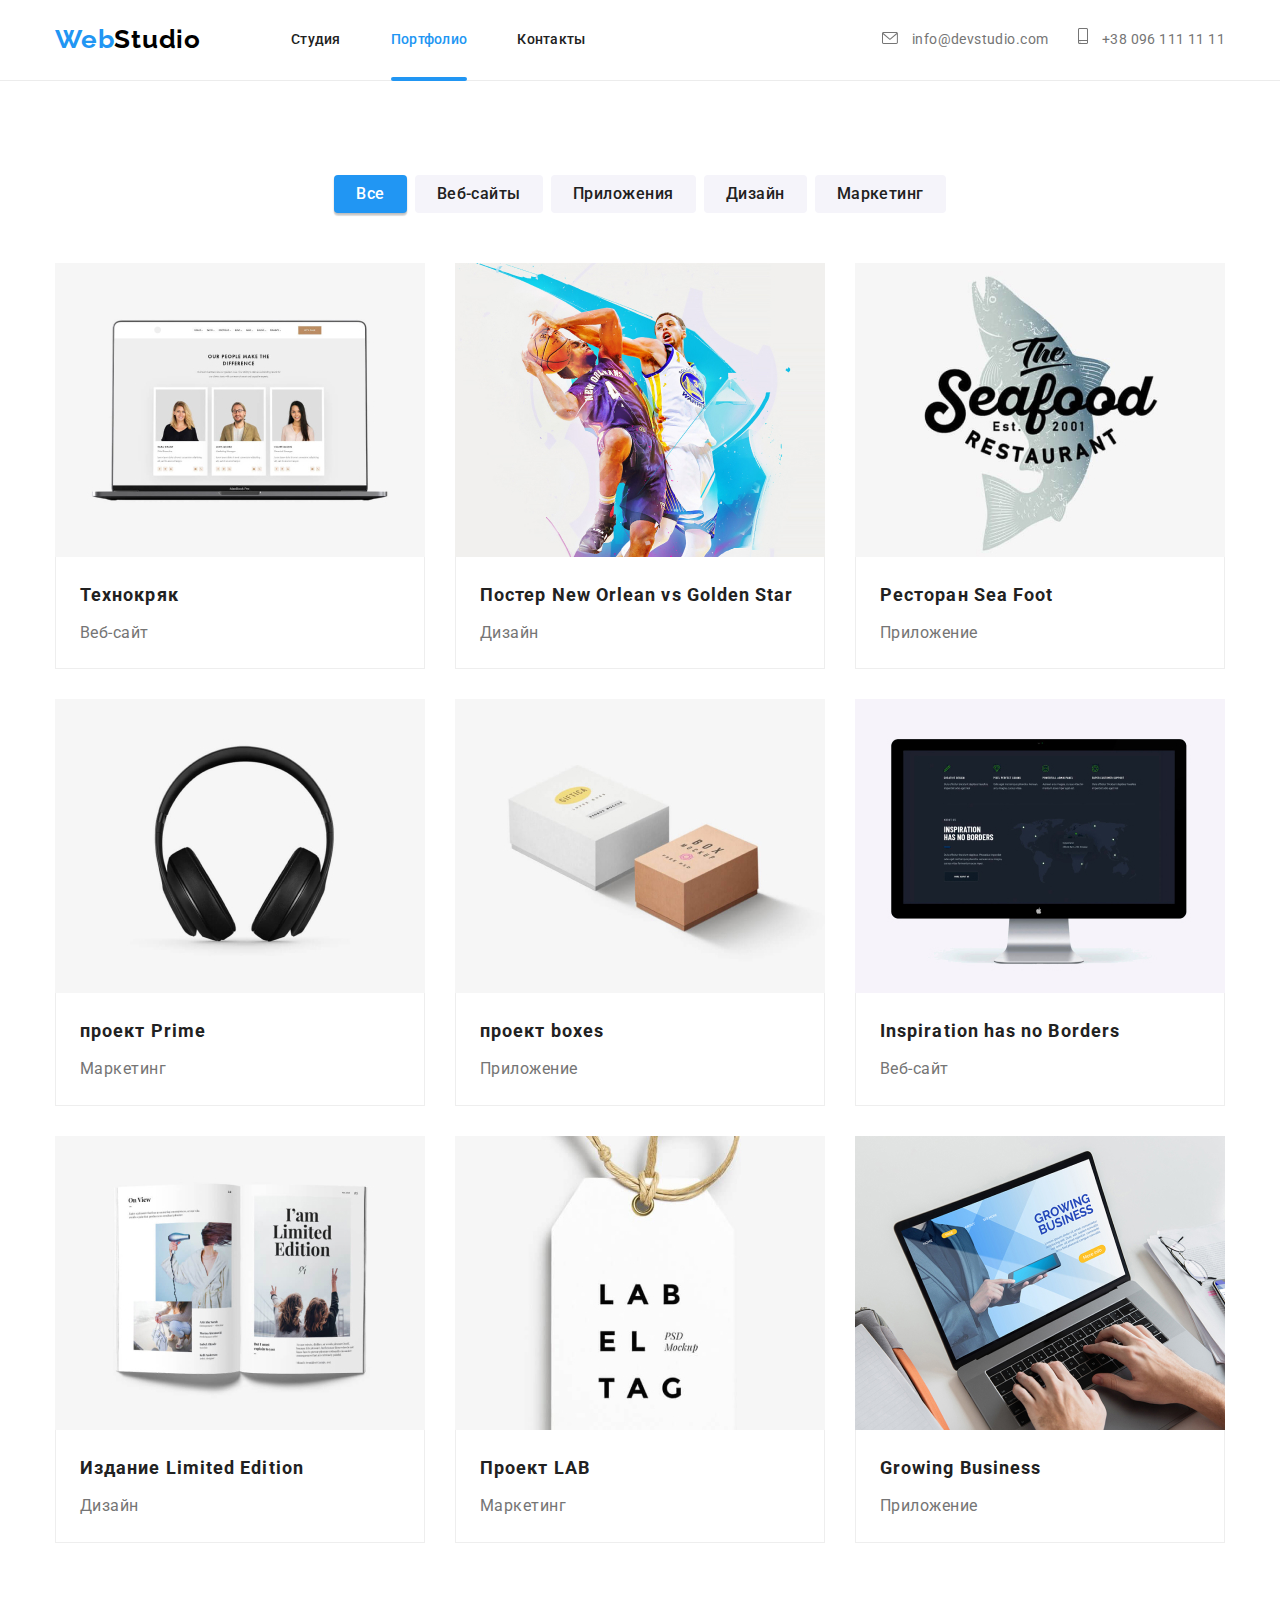
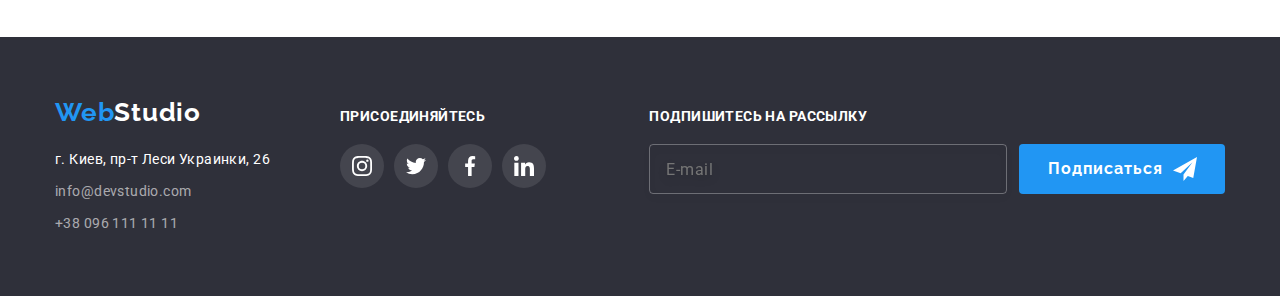
<file: portfolio.html>
<!DOCTYPE html>
<html lang="en">
  <head>
    <meta charset="UTF-8" />
    <meta http-equiv="X-UA-Compatible" content="IE=edge" />
    <meta name="viewport" content="width=device-width, initial-scale=1.0" />
    <title>Portfolio</title>
    <link
      href="https://fonts.googleapis.com/css2?family=Raleway:wght@700&family=Roboto:wght@400;500;700;900&display=swap"
      rel="stylesheet"
    />
    <link
      rel="stylesheet"
      href="https://cdnjs.cloudflare.com/ajax/libs/modern-normalize/1.0.0/modern-normalize.min.css"
    />
    <link rel="stylesheet" href="./css/main.min.css" />
  </head>
  <body>
    <header class="header">
      <div class="container header__container">
        <a href="#" class="link logo"
          >Web<span class="logo--black">Studio</span></a
        >
        <nav class="header__nav">
          <ul class="list header__nav-list">
            <li class="header__nav-item">
              <a href="./index.html" class="link header__link">Cтудия</a>
            </li>
            <li class="header__nav-item">
              <a href="#" class="link header__link current">Портфолио</a>
            </li>
            <li class="header__nav-item">
              <a href="#" class="link header__link">Контакты</a>
            </li>
          </ul>
        </nav>
        <ul class="list header__feedback-list">
          <li class="header__feedback-item">
            <a
              href="mailto:info@devstudio.com"
              class="link header__feedback-link"
            >
              <svg class="header__feedback-icon" width="16" height="12">
                <use
                  href="./images/icons/symbol-defs-opt.svg#icon-envelope"
                ></use>
              </svg>
              info@devstudio.com
            </a>
          </li>
          <li class="header__feedback-item">
            <a href="tel:+380961111111" class="link header__feedback-link"
              ><svg class="header__feedback-icon" width="10" height="16">
                <use
                  href="./images/icons/symbol-defs-opt.svg#icon-smartphone"
                ></use>
              </svg>
              +38 096 111 11 11
            </a>
          </li>
        </ul>
        <div class="mobile-menu__hidden">
          <button type="button" class="menu-open">
            <svg class="modal__open-btn_icon" width="24px" height="16px">
              <use
                href="./images/icons/symbol-defs-opt.svg#mobile-menu-open"
              ></use>
            </svg>
          </button>

          <div class="mobile-menu is-hidden">
            <div class="container mobile-menu__container">
              <button type="button" class="menu-close">
                <svg class="modal__close-btn_icon" width="18px" height="18px">
                  <use
                    href="./images/icons/symbol-defs-opt.svg#close__btn"
                  ></use>
                </svg>
              </button>
              <nav>
                <ul class="list mobile-nav">
                  <li class="item mobile-nav__item">
                    <a href="./index.html" class="link mobile-nav__link"
                      >Cтудия</a
                    >
                  </li>
                  <li class="item mobile-nav__item">
                    <a
                      href="#"
                      class="link mobile-nav__link current-link-mobile"
                      >Портфолио</a
                    >
                  </li>
                  <li class="item mobile-nav__item">
                    <a href="#" class="link mobile-nav__link">Контакты</a>
                  </li>
                </ul>
              </nav>
              <div class="mobile-feedback">
                <ul class="list mobile__feedback-list">
                  <li class="mobile-feedback__item">
                    <a
                      href="tel:+380961111111"
                      class="link mobile-feedback__link"
                    >
                      +38 096 111 11 11
                    </a>
                  </li>
                  <li class="mobile-feedback__item">
                    <a
                      href="mailto:info@devstudio.com"
                      class="link mobile-feedback__link"
                    >
                      info@devstudio.com
                    </a>
                  </li>
                </ul>

                <ul class="list mobile-socials">
                  <li class="item mobile-socials__item">
                    <a href="#" class="link mobile-socials__link">Instagram</a>
                  </li>
                  <li class="item mobile-socials__item">
                    <a href="#" class="link mobile-socials__link">Twitter</a>
                  </li>
                  <li class="item mobile-socials__item">
                    <a href="#" class="link mobile-socials__link">Facebook</a>
                  </li>
                  <li class="item mobile-socials__item">
                    <a href="#" class="link mobile-socials__link">LinkedIn</a>
                  </li>
                </ul>
              </div>
            </div>
          </div>
        </div>
      </div>
    </header>
    <main>
      <section class="section portfolio">
        <div class="container">
          <h1 class="portfolio__title visually-hidden">Portfolio</h1>
          <ul class="list list-btn">
            <li class="list-btn__item">
              <button class="portfolio__btn active-btn" type="button">
                Все
              </button>
            </li>
            <li class="list-btn__item">
              <button class="portfolio__btn" type="button">Веб-сайты</button>
            </li>
            <li class="list-btn__item">
              <button class="portfolio__btn" type="button">Приложения</button>
            </li>
            <li class="list-btn__item">
              <button class="portfolio__btn" type="button">Дизайн</button>
            </li>
            <li class="list-btn__item">
              <button class="portfolio__btn" type="button">Маркетинг</button>
            </li>
          </ul>
          <ul class="list card-set portfolio-list">
            <li class="card-set-item portfolio-card__item">
              <a
                href="#"
                class="link portfolio-card__link"
                target="_blank"
                rel="noreferrer noopener"
              >
                <div class="portfolio-card__overlay">
                  <picture>
                    <source
                      srcset="
                        ./images/технокряк.jpg                            1x,
                        ./images/img2x/portfolio2x/portfolio-img-1_2x.jpg 2x
                      "
                      type="image/jpeg"
                    />
                    <img src="./images/технокряк.jpg " alt="per" width height />
                  </picture>
                  <p class="portfolio-card__overlay-text">
                    Технокряк это современная площадка распространения
                    коронавируса. Компании используют эту платформу для
                    цифрового шпионажа и атак на защищённые сервера конкурентов.
                  </p>
                </div>
                <div class="portfolio-card__wrapper">
                  <h2 class="portfolio-card__name">Технокряк</h2>
                  <p class="portfolio-card__discription">Веб-сайт</p>
                </div>
              </a>
            </li>
            <li class="card-set-item portfolio-card__item">
              <a
                href="#"
                target="_blank"
                class="link portfolio-card__link"
                rel="noreferrer noopener"
              >
                <div class="portfolio-card__overlay">
                  <picture>
                    <source
                      srcset="
                        ./images/постер.jpg                               1x,
                        ./images/img2x/portfolio2x/portfolio-img-2_2x.jpg 2x
                      "
                      type="image/jpeg"
                    />
                    <img src="./images/постер.jpg" alt="per" width height />
                  </picture>
                  <p class="portfolio-card__overlay-text">
                    Технокряк это современная площадка распространения
                    коронавируса. Компании используют эту платформу для
                    цифрового шпионажа и атак на защищённые сервера конкурентов.
                    Технокряк это современная площадка распространения
                    коронавируса. Компании используют эту платформу для
                    цифрового шпионажа и атак на защищённые сервера
                    конкурентов.Технокряк это современная площадка
                    распространения коронавируса. Компании используют эту
                    платформу для цифрового шпионажа и атак на защищённые
                    сервера конкурентов.Технокряк это современная площадка
                    распространения коронавируса. Компании используют эту
                    платформу для цифрового шпионажа и атак на защищённые
                    сервера конкурентов.Технокряк это современная площадка
                    распространения коронавируса. Компании используют эту
                    платформу для цифрового шпионажа и атак на защищённые
                    сервера конкурентов.
                  </p>
                </div>
                <div class="portfolio-card__wrapper">
                  <h2 class="portfolio-card__name">
                    Постер New Orlean vs Golden Star
                  </h2>
                  <p class="portfolio-card__discription">Дизайн</p>
                </div>
              </a>
            </li>
            <li class="card-set-item portfolio-card__item">
              <a
                href="#"
                class="link portfolio-card__link"
                target="_blank"
                rel="noreferrer noopener"
              >
                <div class="portfolio-card__overlay">
                  <picture>
                    <source
                      srcset="
                        ./images/ресторан.jpg                             1x,
                        ./images/img2x/portfolio2x/portfolio-img-3_2x.jpg 2x
                      "
                      type="image/jpeg"
                    />
                    <img src="./images/ресторан.jpg" alt="per" width height />
                  </picture>
                  <p class="portfolio-card__overlay-text">
                    Технокряк это современная площадка распространения
                    коронавируса. Компании используют эту платформу для
                    цифрового шпионажа и атак на защищённые сервера конкурентов.
                    Технокряк это современная площадка распространения
                    коронавируса. Компании используют эту платформу для
                    цифрового шпионажа и атак на защищённые сервера
                    конкурентов.Технокряк это современная площадка
                    распространения коронавируса. Компании используют эту
                    платформу для цифрового шпионажа и атак на защищённые
                    сервера конкурентов.Технокряк это современная площадка
                    распространения коронавируса. Компании используют эту
                    платформу для цифрового шпионажа и атак на защищённые
                    сервера конкурентов.Технокряк это современная площадка
                    распространения коронавируса. Компании используют эту
                    платформу для цифрового шпионажа и атак на защищённые
                    сервера конкурентов.
                  </p>
                </div>
                <div class="portfolio-card__wrapper">
                  <h2 class="portfolio-card__name">Ресторан Sea Foot</h2>
                  <p class="portfolio-card__discription">Приложение</p>
                </div>
              </a>
            </li>
            <li class="card-set-item portfolio-card__item">
              <a
                href="#"
                class="link portfolio-card__link"
                target="_blank"
                rel="noreferrer noopener"
              >
                <div class="portfolio-card__overlay">
                  <picture>
                    <source
                      srcset="
                        ./images/проект.jpg                               1x,
                        ./images/img2x/portfolio2x/portfolio-img-4_2x.jpg 2x
                      "
                      type="image/jpeg"
                    />
                    <img src="./images/проект.jpg" alt="per" width height />
                  </picture>

                  <p class="portfolio-card__overlay-text">
                    Технокряк это современная площадка распространения
                    коронавируса. Компании используют эту платформу для
                    цифрового шпионажа и атак на защищённые сервера конкурентов.
                    Технокряк это современная площадка распространения
                    коронавируса. Компании используют эту платформу для
                    цифрового шпионажа и атак на защищённые сервера
                    конкурентов.Технокряк это современная площадка
                    распространения коронавируса. Компании используют эту
                    платформу для цифрового шпионажа и атак на защищённые
                    сервера конкурентов.Технокряк это современная площадка
                    распространения коронавируса. Компании используют эту
                    платформу для цифрового шпионажа и атак на защищённые
                    сервера конкурентов.Технокряк это современная площадка
                    распространения коронавируса. Компании используют эту
                    платформу для цифрового шпионажа и атак на защищённые
                    сервера конкурентов.
                  </p>
                </div>
                <div class="portfolio-card__wrapper">
                  <h2 class="portfolio-card__name">проект Prime</h2>
                  <p class="portfolio-card__discription">Маркетинг</p>
                </div>
              </a>
            </li>
            <li class="card-set-item portfolio-card__item">
              <a
                href="#"
                class="link portfolio-card__link"
                target="_blank"
                rel="noreferrer noopener"
              >
                <div class="portfolio-card__overlay">
                  <picture>
                    <source
                      srcset="
                        ./images/проектboxes.jpg                          1x,
                        ./images/img2x/portfolio2x/portfolio-img-5_2x.jpg 2x
                      "
                      type="image/jpeg"
                    />
                    <img
                      src="./images/проектboxes.jpg"
                      alt="per"
                      width
                      height
                    />
                  </picture>
                  <p class="portfolio-card__overlay-text">
                    Технокряк это современная площадка распространения
                    коронавируса. Компании используют эту платформу для
                    цифрового шпионажа и атак на защищённые сервера конкурентов.
                    Технокряк это современная площадка распространения
                    коронавируса. Компании используют эту платформу для
                    цифрового шпионажа и атак на защищённые сервера
                    конкурентов.Технокряк это современная площадка
                    распространения коронавируса. Компании используют эту
                    платформу для цифрового шпионажа и атак на защищённые
                    сервера конкурентов.Технокряк это современная площадка
                    распространения коронавируса. Компании используют эту
                    платформу для цифрового шпионажа и атак на защищённые
                    сервера конкурентов.Технокряк это современная площадка
                    распространения коронавируса. Компании используют эту
                    платформу для цифрового шпионажа и атак на защищённые
                    сервера конкурентов.
                  </p>
                </div>
                <div class="portfolio-card__wrapper">
                  <h2 class="portfolio-card__name">проект boxes</h2>
                  <p class="portfolio-card__discription">Приложение</p>
                </div>
              </a>
            </li>
            <li class="card-set-item portfolio-card__item">
              <a
                href="#"
                class="link portfolio-card__link"
                target="_blank"
                rel="noreferrer noopener"
              >
                <div class="portfolio-card__overlay">
                  <picture>
                    <source
                      srcset="
                        ./images/inspiration.jpg                          1x,
                        ./images/img2x/portfolio2x/portfolio-img-6_2x.jpg 2x
                      "
                      type="image/jpeg"
                    />
                    <img
                      src="./images/проектboxes.jpg"
                      alt="per"
                      width
                      height
                    />
                  </picture>

                  <p class="portfolio-card__overlay-text">
                    Технокряк это современная площадка распространения
                    коронавируса. Компании используют эту платформу для
                    цифрового шпионажа и атак на защищённые сервера конкурентов.
                    Технокряк это современная площадка распространения
                    коронавируса. Компании используют эту платформу для
                    цифрового шпионажа и атак на защищённые сервера
                    конкурентов.Технокряк это современная площадка
                    распространения коронавируса. Компании используют эту
                    платформу для цифрового шпионажа и атак на защищённые
                    сервера конкурентов.Технокряк это современная площадка
                    распространения коронавируса. Компании используют эту
                    платформу для цифрового шпионажа и атак на защищённые
                    сервера конкурентов.Технокряк это современная площадка
                    распространения коронавируса. Компании используют эту
                    платформу для цифрового шпионажа и атак на защищённые
                    сервера конкурентов.
                  </p>
                </div>
                <div class="portfolio-card__wrapper">
                  <h2 class="portfolio-card__name">
                    Inspiration has no Borders
                  </h2>
                  <p class="portfolio-card__discription">Веб-сайт</p>
                </div>
              </a>
            </li>
            <li class="card-set-item portfolio-card__item">
              <a
                href="#"
                class="link portfolio-card__link"
                target="_blank"
                rel="noreferrer noopener"
              >
                <div class="portfolio-card__overlay">
                  <picture>
                    <source
                      srcset="
                        ./images/издание.jpg                              1x,
                        ./images/img2x/portfolio2x/portfolio-img-7_2x.jpg 2x
                      "
                      type="image/jpeg"
                    />
                    <img src="./images/издание.jpg" alt="per" width height />
                  </picture>

                  <p class="portfolio-card__overlay-text">
                    Технокряк это современная площадка распространения
                    коронавируса. Компании используют эту платформу для
                    цифрового шпионажа и атак на защищённые сервера конкурентов.
                    Технокряк это современная площадка распространения
                    коронавируса. Компании используют эту платформу для
                    цифрового шпионажа и атак на защищённые сервера
                    конкурентов.Технокряк это современная площадка
                    распространения коронавируса. Компании используют эту
                    платформу для цифрового шпионажа и атак на защищённые
                    сервера конкурентов.Технокряк это современная площадка
                    распространения коронавируса. Компании используют эту
                    платформу для цифрового шпионажа и атак на защищённые
                    сервера конкурентов.Технокряк это современная площадка
                    распространения коронавируса. Компании используют эту
                    платформу для цифрового шпионажа и атак на защищённые
                    сервера конкурентов.
                  </p>
                </div>
                <div class="portfolio-card__wrapper">
                  <h2 class="portfolio-card__name">Издание Limited Edition</h2>
                  <p class="portfolio-card__discription">Дизайн</p>
                </div>
              </a>
            </li>
            <li class="card-set-item portfolio-card__item">
              <a
                href="#"
                class="link portfolio-card__link"
                target="_blank"
                rel="noreferrer noopener"
              >
                <div class="portfolio-card__overlay">
                  <picture>
                    <source
                      srcset="
                        ./images/проектlab.jpg                            1x,
                        ./images/img2x/portfolio2x/portfolio-img-8_2x.jpg 2x
                      "
                      type="image/jpeg"
                    />
                    <img src="./images/проектlab.jpg" alt="per" width height />
                  </picture>

                  <p class="portfolio-card__overlay-text">
                    Технокряк это современная площадка распространения
                    коронавируса. Компании используют эту платформу для
                    цифрового шпионажа и атак на защищённые сервера конкурентов.
                    Технокряк это современная площадка распространения
                    коронавируса. Компании используют эту платформу для
                    цифрового шпионажа и атак на защищённые сервера
                    конкурентов.Технокряк это современная площадка
                    распространения коронавируса. Компании используют эту
                    платформу для цифрового шпионажа и атак на защищённые
                    сервера конкурентов.Технокряк это современная площадка
                    распространения коронавируса. Компании используют эту
                    платформу для цифрового шпионажа и атак на защищённые
                    сервера конкурентов.Технокряк это современная площадка
                    распространения коронавируса. Компании используют эту
                    платформу для цифрового шпионажа и атак на защищённые
                    сервера конкурентов.
                  </p>
                </div>
                <div class="portfolio-card__wrapper">
                  <h2 class="portfolio-card__name">Проект LAB</h2>
                  <p class="portfolio-card__discription">Маркетинг</p>
                </div>
              </a>
            </li>
            <li class="card-set-item portfolio-card__item">
              <a
                href="#"
                class="link portfolio-card__link"
                target="_blank"
                rel="noreferrer noopener"
              >
                <div class="portfolio-card__overlay">
                  <picture>
                    <source
                      srcset="
                        ./images/growingbusiness.jpg                      1x,
                        ./images/img2x/portfolio2x/portfolio-img-9_2x.jpg 2x
                      "
                      type="image/jpeg"
                    />
                    <img
                      src="./images/growingbusiness.jpg"
                      alt="per"
                      width
                      height
                    />
                  </picture>

                  <p class="portfolio-card__overlay-text">
                    Технокряк это современная площадка распространения
                    коронавируса. Компании используют эту платформу для
                    цифрового шпионажа и атак на защищённые сервера конкурентов.
                    Технокряк это современная площадка распространения
                    коронавируса. Компании используют эту платформу для
                    цифрового шпионажа и атак на защищённые сервера
                    конкурентов.Технокряк это современная площадка
                    распространения коронавируса. Компании используют эту
                    платформу для цифрового шпионажа и атак на защищённые
                    сервера конкурентов.Технокряк это современная площадка
                    распространения коронавируса. Компании используют эту
                    платформу для цифрового шпионажа и атак на защищённые
                    сервера конкурентов.Технокряк это современная площадка
                    распространения коронавируса. Компании используют эту
                    платформу для цифрового шпионажа и атак на защищённые
                    сервера конкурентов.
                  </p>
                </div>
                <div class="portfolio-card__wrapper">
                  <h2 class="portfolio-card__name">Growing Business</h2>
                  <p class="portfolio-card__discription">Приложение</p>
                </div>
              </a>
            </li>
          </ul>
        </div>
      </section>
    </main>
    <footer class="footer">
      <div class="container footer__container">
        <div class="footer__cont-item">
          <a href="#" class="link logo"
            >Web<span class="logo--white">Studio</span>
          </a>
          <address>
            <ul class="list feedback footer__feedback">
              <li class="footer__feedback_item">
                <a
                  target="_blank"
                  rel="noreferrer noopener"
                  href="https://goo.gl/maps/2YLnZZYfXbAzhq9T7"
                  class="link footer__feedback_link"
                  >г. Киев, пр-т Леси Украинки, 26</a
                >
              </li>
              <li class="footer__feedback_item">
                <a
                  href="mailto:info@devstudio.com"
                  class="link footer__feedback_link"
                  >info@devstudio.com</a
                >
              </li>
              <li class="footer__feedback_item">
                <a href="tel:+380961111111" class="link footer__feedback_link"
                  >+38 096 111 11 11</a
                >
              </li>
            </ul>
          </address>
        </div>
        <div class="footer__cont-item">
          <h3 class="subscribe__text">Присоединяйтесь</h3>
          <ul class="list socials">
            <li class="socials__item">
              <a
                href="#"
                class="link socials__link footer__socials-link"
                target="_blank"
                rel="noreferrer noopener"
              >
                <svg class="socials__icon" width="20" height="20">
                  <use
                    href="./images/icons/symbol-defs-opt.svg#icon-instagram"
                  ></use>
                </svg>
              </a>
            </li>
            <li class="socials__item">
              <a
                href="#"
                class="link socials__link footer__socials-link"
                target="_blank"
                rel="noreferrer noopener"
              >
                <svg class="socials__icon" width="20" height="20">
                  <use
                    href="./images/icons/symbol-defs-opt.svg#icon-twitter"
                  ></use>
                </svg>
              </a>
            </li>
            <li class="socials__item">
              <a
                href="#"
                class="link socials__link footer__socials-link"
                target="_blank"
                rel="noreferrer noopener"
              >
                <svg class="socials__icon" width="20" height="20">
                  <use
                    href="./images/icons/symbol-defs-opt.svg#icon-facebook"
                  ></use>
                </svg>
              </a>
            </li>
            <li class="socials__item">
              <a
                href="#"
                class="link socials__link footer__socials-link"
                target="_blank"
                rel="noreferrer noopener"
              >
                <svg class="socials__icon" width="20" height="20">
                  <use
                    href="./images/icons/symbol-defs-opt.svg#icon-linkedin"
                  ></use>
                </svg>
              </a>
            </li>
          </ul>
        </div>
        <div class="footer__cont-item">
          <form class="newsletter-form">
            <label for="mail" class="newsletter-form__label">
              <span class="subscribe__text">Подпишитесь на рассылку</span>
              <input
                type="email"
                name="mail"
                id="mail"
                placeholder="E-mail"
                class="newsletter-form__input"
            /></label>
            <button class="button newsletter-form__btn">
              Подписаться
              <svg class="newsletter-form__icon" width="24" height="24">
                <use
                  href="./images/icons/symbol-defs-opt.svg#icon-telegram"
                ></use>
              </svg>
            </button>
          </form>
        </div>
      </div>
    </footer>
    <script src="./js/mobile-menu.js"></script>
  </body>
</html>
</file>
<file: css/main.min.css>
:root{--card-set-adapt: 2}:root{--card-set-item: 4}.button{font-size:16px;line-height:1.9;font-weight:bold;letter-spacing:.06em;font-family:Raleway;color:#fff;background-color:#2196f3;cursor:pointer;border:transparent;border-radius:4px;padding:10px 32px;-webkit-transition:background-color 250ms cubic-bezier(0.4, 0, 0.2, 1),color 250ms cubic-bezier(0.4, 0, 0.2, 1);transition:background-color 250ms cubic-bezier(0.4, 0, 0.2, 1),color 250ms cubic-bezier(0.4, 0, 0.2, 1)}.button:hover{background-color:#188ce8}.menu-open,.menu-close{border:none;background-color:#fff;cursor:pointer;-webkit-transition:fill 250ms cubic-bezier(0.4, 0, 0.2, 1);transition:fill 250ms cubic-bezier(0.4, 0, 0.2, 1)}.menu-open:hover,.menu-close:hover,.menu-open:focus,.menu-close:focus{fill:#2196f3}.visually-hidden{position:absolute;white-space:nowrap;width:1px;height:1px;overflow:hidden;border:0;padding:0;clip:rect(0 0 0 0);-webkit-clip-path:inset(50%);clip-path:inset(50%);margin:-1px}.container{width:100%;padding-left:15px;padding-right:15px;margin-left:auto;margin-right:auto}@media screen and (min-width: 480px){.container{max-width:480px}}@media screen and (min-width: 768px){.container{max-width:768px}}@media screen and (min-width: 1200px){.container{max-width:1200px}}h1,h2,h3,h4,h5,h6,p{padding:0;margin:0}.list{padding:0;margin:0;list-style:none}.link{text-decoration:none;color:inherit}body{font-family:Roboto;letter-spacing:0.03em;font-weight:normal;color:#757575;font-size:14px;line-height:1.71}img{height:auto;max-width:100%;display:block}textarea{resize:none}address{font-style:inherit}.section{padding-top:60px;padding-bottom:60px}@media screen and (min-width: 1200px){.section{padding-top:94px;padding-bottom:94px}}.section-title{text-align:center;font-size:36px;line-height:1.17;font-weight:bold;letter-spacing:.03em;margin-bottom:50px;color:#212121}@media screen and (max-width: 1199px){.section-title{font-size:28px;margin-bottom:30px}}.card-set{display:-webkit-box;display:-ms-flexbox;display:flex;-ms-flex-wrap:wrap;flex-wrap:wrap;margin-top:-30px;margin-left:-30px}.card-set-item{margin-top:30px;margin-left:30px;-ms-flex-preferred-size:calc((100% / var(--card-set-item) - 30px));flex-basis:calc((100% / var(--card-set-item) - 30px))}.button{-webkit-transition:background-color 250ms cubic-bezier(0.4, 0, 0.2, 1),color 250ms cubic-bezier(0.4, 0, 0.2, 1);transition:background-color 250ms cubic-bezier(0.4, 0, 0.2, 1),color 250ms cubic-bezier(0.4, 0, 0.2, 1)}.button:hover,.buttonfocus{background-color:#188ce8}.logo{font-size:26px;line-height:1.2;font-weight:bold;letter-spacing:.03em;color:#2196f3;font-family:Raleway}.logo--black{color:#000}.logo--white{color:#fff}.socials{display:-webkit-box;display:-ms-flexbox;display:flex;-webkit-box-pack:center;-ms-flex-pack:center;justify-content:center;margin-left:-10px}.socials__item{margin-left:10px}.socials__link{padding-bottom:30px;width:44px;height:44px;padding:0;border:0;-webkit-box-pack:center;-ms-flex-pack:center;justify-content:center;-webkit-box-align:center;-ms-flex-align:center;align-items:center;border-radius:50%;display:-webkit-box;display:-ms-flexbox;display:flex;cursor:pointer;fill:#afb1b8;-webkit-transition:fill 250ms cubic-bezier(0.4, 0, 0.2, 1),backround-color 250ms cubic-bezier(0.4, 0, 0.2, 1);transition:fill 250ms cubic-bezier(0.4, 0, 0.2, 1),backround-color 250ms cubic-bezier(0.4, 0, 0.2, 1)}.socials__link:hover,.socials__link:focus{background-color:#2196f3;fill:#fff}.socials__icon:hover,.socials__icon:focus{fill:#fff;background-color:#2196f3}.modal{max-width:450px;width:100%;display:-webkit-box;display:-ms-flexbox;display:flex;-webkit-box-orient:vertical;-webkit-box-direction:normal;-ms-flex-direction:column;flex-direction:column;-webkit-box-pack:justify;-ms-flex-pack:justify;justify-content:space-between;position:absolute;top:50%;left:50%;-webkit-transform:translate(-50%, -50%);transform:translate(-50%, -50%);padding:40px;background-color:#fff;-webkit-box-shadow:0px 1px 3px rgba(0,0,0,0.12),0px 1px 1px rgba(0,0,0,0.14),0px 2px 1px rgba(0,0,0,0.2);box-shadow:0px 1px 3px rgba(0,0,0,0.12),0px 1px 1px rgba(0,0,0,0.14),0px 2px 1px rgba(0,0,0,0.2);border-radius:4px;-webkit-transition:-webkit-transform 450ms cubic-bezier(0.4, 0, 0.2, 1);transition:-webkit-transform 450ms cubic-bezier(0.4, 0, 0.2, 1);transition:transform 450ms cubic-bezier(0.4, 0, 0.2, 1);transition:transform 450ms cubic-bezier(0.4, 0, 0.2, 1), -webkit-transform 450ms cubic-bezier(0.4, 0, 0.2, 1)}.modal__title{margin-bottom:40px;font-size:20px;line-height:1.15;font-weight:bold;letter-spacing:.03em;text-align:center;color:#212121}@media screen and (min-width: 320px) and (max-width: 767px){.modal__title{line-height:1.5}}.modal__form{display:-webkit-box;display:-ms-flexbox;display:flex;-webkit-box-orient:vertical;-webkit-box-direction:normal;-ms-flex-direction:column;flex-direction:column}.modal__label{position:relative;margin-bottom:30px;display:block;cursor:pointer}.modal__data{position:absolute;top:50%;left:42px;-webkit-transform:translateY(-50%);transform:translateY(-50%);color:#757575;-webkit-transition:-webkit-transform 250ms cubic-bezier(0.4, 0, 0.2, 1);transition:-webkit-transform 250ms cubic-bezier(0.4, 0, 0.2, 1);transition:transform 250ms cubic-bezier(0.4, 0, 0.2, 1);transition:transform 250ms cubic-bezier(0.4, 0, 0.2, 1), -webkit-transform 250ms cubic-bezier(0.4, 0, 0.2, 1)}.modal__comment{position:absolute;top:-22px;left:0px;color:#757575}.modal__textrule{text-decoration:underline;color:#2196f3}.modal__button{min-width:200px;display:-webkit-box;display:-ms-flexbox;display:flex;margin-left:auto;margin-right:auto;-webkit-box-pack:center;-ms-flex-pack:center;justify-content:center}.modal__close-btn{position:absolute;right:13px;top:7px;background-color:inherit;width:30px;height:30px;border-radius:50%;border:1px solid rgba(0,0,0,0.1);cursor:pointer;display:-webkit-box;display:-ms-flexbox;display:flex;-webkit-box-align:center;-ms-flex-align:center;align-items:center;-webkit-box-pack:center;-ms-flex-pack:center;justify-content:center;-webkit-transition:fill 250ms cubic-bezier(0.4, 0, 0.2, 1);transition:fill 250ms cubic-bezier(0.4, 0, 0.2, 1)}.modal__close-btn:hover,.modal__close-btn:focus{fill:#2196f3;outline:none}.modal__input{display:block;width:100%;padding-top:12px;padding-bottom:12px;padding-left:42px;border:1px solid rgba(33,33,33,0.2);-webkit-box-sizing:border-box;box-sizing:border-box;border-radius:4px}.modal__input:focus+.modal__data,.modal__input:not(:placeholder-shown)+.modal__data{-webkit-transform:translate(-40px, -45px);transform:translate(-40px, -45px)}.modal__input:focus,.modal__input:hover{border:1px solid #2196f3;outline:none}.modal__input ~ .modal__icon{position:absolute;top:14px;left:14px;-webkit-transition:fill 250ms cubic-bezier(0.4, 0, 0.2, 1);transition:fill 250ms cubic-bezier(0.4, 0, 0.2, 1)}.modal__input:focus ~ .modal__icon{fill:#2196f3}.modal__textarea{padding:0;margin:0}.modal__textarea{display:block;width:100%;padding-top:12px;padding-bottom:12px;padding-left:12px;border:1px solid rgba(33,33,33,0.2);-webkit-box-sizing:border-box;box-sizing:border-box;border-radius:4px}.modal__textarea:focus,.modal__textarea:hover{outline:none;border:1px solid #2196f3}.modal__textarea::-webkit-input-placeholder{color:rgba(117,117,117,0.5)}.modal__textarea:-ms-input-placeholder{color:rgba(117,117,117,0.5)}.modal__textarea::-ms-input-placeholder{color:rgba(117,117,117,0.5)}.modal__textarea::placeholder{color:rgba(117,117,117,0.5)}.modal__checktext{font-size:14px;line-height:1;font-weight:normal;letter-spacing:.03em}.modal__checked{display:-webkit-box;display:-ms-flexbox;display:flex;-webkit-box-pack:center;-ms-flex-pack:center;justify-content:center;-webkit-box-align:center;-ms-flex-align:center;align-items:center;margin-bottom:30px}.modal__checkbox{position:absolute;width:1px;height:1px;overflow:hidden;clip:rect(0 0 0 0)}.modal__iconcheck{display:inline-block;margin-right:7px;width:15px;height:14px;border:2px solid #212121;border-radius:2px;background-size:cover;-ms-flex-negative:0;flex-shrink:0;-webkit-transition:background-color 250ms cubic-bezier(0.4, 0, 0.2, 1),background-image 250ms cubic-bezier(0.4, 0, 0.2, 1);transition:background-color 250ms cubic-bezier(0.4, 0, 0.2, 1),background-image 250ms cubic-bezier(0.4, 0, 0.2, 1)}.modal__checkbox:checked+.modal__iconcheck{background-color:#2196f3;background-image:url(../images/icons/icon-check.svg);background-size:contain;background-origin:border-box;border:none}.modal__checkbox:focus+.modal__iconcheck,.modal__checkbox:hover+.modal__iconcheck{border:1px solid #2196f3}.backdrop{position:fixed;top:0;left:0;height:100%;width:100%;background:rgba(0,0,0,0.2);-webkit-transition:opacity 450ms cubic-bezier(0.4, 0, 0.2, 1);transition:opacity 450ms cubic-bezier(0.4, 0, 0.2, 1)}.backdrop.is-hidden{opacity:0;pointer-events:none}.backdrop.is-hidden .modal{-webkit-transform:translate(0%, -100%) scale(1) rotate(45deg);transform:translate(0%, -100%) scale(1) rotate(45deg)}.mobile-menu{z-index:2;position:absolute;left:0;top:0;background-color:#fff;-webkit-box-shadow:0px 4px 8px rgba(0,0,0,0.04),0px 2px 4px rgba(0,0,0,0.08),0px 1px 3px rgba(0,0,0,0.16);box-shadow:0px 4px 8px rgba(0,0,0,0.04),0px 2px 4px rgba(0,0,0,0.08),0px 1px 3px rgba(0,0,0,0.16);width:100vw;height:100vh}@media screen and (min-width: 767px){.mobile-menu__hidden{display:none;pointer-events:none}}.mobile-menu.is-hidden{opacity:0;visibility:0;pointer-events:none}.mobile-menu__container{position:relative;padding:48px 40px;display:-webkit-box;display:-ms-flexbox;display:flex;-webkit-box-orient:vertical;-webkit-box-direction:normal;-ms-flex-direction:column;flex-direction:column;-webkit-box-pack:justify;-ms-flex-pack:justify;justify-content:space-between;height:100%}.menu-close{position:absolute;right:20px;top:20px}.mobile-nav__item:not(:last-child){margin-bottom:32px}.mobile-nav__link{font-size:40px;line-height:1.18;font-weight:500;letter-spacing:.02em;color:#212121}.mobile-nav__link:hover,.mobile-nav__link:focus,.mobile-nav__link.current-link-mobile{color:#2196f3}.mobile-feedback_list{margin-bottom:64px}.mobile-feedback__item{font-size:24px;line-height:1.16;font-weight:500;letter-spacing:.02em}.mobile-feedback__item:first-child{margin-bottom:32px;color:#2196f3;font-size:34px;line-height:1.18;font-weight:500;letter-spacing:.02em}.mobile-socials{margin-top:64px;display:-webkit-box;display:-ms-flexbox;display:flex;-ms-flex-wrap:wrap;flex-wrap:wrap;margin-left:-10px;margin-top:-10px}.mobile-socials__item{cursor:pointer;font-size:18px;line-height:1.2;font-weight:500;letter-spacing:.02em;margin-left:10px;color:#2196f3;margin-top:10px}.mobile-socials__item:not(:last-child){border-right:1px solid rgba(33,33,33,0.2);padding-right:10px}.hero{padding-top:200px;padding-bottom:200px;margin-left:auto;margin-right:auto;max-width:100%;text-align:center;background-image:-webkit-gradient(linear, left top, right top, from(rgba(47,48,58,0.4)), to(rgba(47,48,58,0.4))),url(../images/main-pages/bcg-img.jpg);background-image:linear-gradient(to right, rgba(47,48,58,0.4), rgba(47,48,58,0.4)),url(../images/main-pages/bcg-img.jpg);background-size:cover;background-position:center;background-repeat:no-repeat}@media screen and (max-width: 767px){.hero{padding-top:118px;padding-bottom:118px}}@media (min-device-pixel-ratio: 2), (-webkit-min-device-pixel-ratio: 2), (min-resolution: 192dpi), (min-resolution: 2dppx){.hero{background-image:-webkit-gradient(linear, left top, right top, from(rgba(47,48,58,0.4)), to(rgba(47,48,58,0.4))),url(../images/img2x/bcg-img-2x.jpg);background-image:linear-gradient(to right, rgba(47,48,58,0.4), rgba(47,48,58,0.4)),url(../images/img2x/bcg-img-2x.jpg)}}.hero__title{font-size:44px;line-height:1.36;font-weight:900;letter-spacing:.06em;color:#fff;text-transform:uppercase;margin-bottom:30px;margin-left:auto;margin-right:auto}@media screen and (max-width: 768px){.hero__title{font-size:26px;line-height:1.6;font-weight:900;letter-spacing:.06em}}@media screen and (min-width: 320px) and (max-width: 767px){.feature{--card-set-item: 1}}@media screen and (min-width: 768px){.feature{--card-set-item: 2}}@media screen and (min-width: 1200px){.feature{--card-set-item: 4}}.feature__title{font-size:14px;line-height:1.14;font-weight:700;letter-spacing:.03em;color:#212121;text-transform:uppercase;margin-bottom:10px;white-space:nowrap;text-align:center}@media screen and (min-width: 768px){.feature__title{text-align:left}}.feature__icon-block{display:-webkit-box;display:-ms-flexbox;display:flex;background:#f5f4fa;border-radius:4px;padding:25px;-webkit-box-orient:vertical;-webkit-box-direction:normal;-ms-flex-direction:column;flex-direction:column;-webkit-box-pack:center;-ms-flex-pack:center;justify-content:center;-webkit-box-align:center;-ms-flex-align:center;align-items:center;margin-bottom:30px}.activity{--card-set-item: 3}@media screen and (max-width: 1199px){.activity{display:none}}.activity__item{position:relative}.activity__text{position:absolute;bottom:7px;padding:24px;width:100%;font-size:14px;line-height:1.14;font-weight:bold;letter-spacing:.03em;text-transform:uppercase;color:#fff;background:rgba(47,48,58,0.8);text-align:center}.team{background-color:#f5f4fa}@media screen and (min-width: 320px) and (max-width: 767px){.team{--card-set-item: 1}}@media screen and (min-width: 768px){.team{--card-set-item: 2}}@media screen and (min-width: 1200px){.team{--card-set-item: 4}}@media screen and (max-width: 767px){.team{margin-bottom:-30px}}.team__item{background:#fff;-webkit-box-shadow:0px 1px 3px rgba(0,0,0,0.12),0px 1px 1px rgba(0,0,0,0.14),0px 2px 1px rgba(0,0,0,0.2);box-shadow:0px 1px 3px rgba(0,0,0,0.12),0px 1px 1px rgba(0,0,0,0.14),0px 2px 1px rgba(0,0,0,0.2);border-radius:0px 0px 4px 4px}@media screen and (max-width: 767px){.team__item{margin-bottom:30px}}.team__item-wrapper{padding:30px;text-align:center}.team__item-title,.team__item-text{font-size:16px;line-height:1.19}.team__item-title{margin-bottom:10px;font-weight:500;color:#212121}.team__item-text{margin-bottom:16px}@media screen and (min-width: 320px) and (max-width: 767px){.client{--card-set-item: 2}}@media screen and (min-width: 768px){.client{--card-set-item: 3}}@media screen and (min-width: 1200px){.client{--card-set-item: 6}}.client__item{-webkit-box-align:center;-ms-flex-align:center;align-items:center;-webkit-box-pack:center;-ms-flex-pack:center;justify-content:center}.client__link{border:1px solid #afb1b8;border-radius:4px;display:-webkit-box;display:-ms-flexbox;display:flex;-webkit-box-align:center;-ms-flex-align:center;align-items:center;-webkit-box-pack:center;-ms-flex-pack:center;justify-content:center;height:92px;width:100%;-webkit-transition:fill 250ms cubic-bezier(0.4, 0, 0.2, 1),border 250ms cubic-bezier(0.4, 0, 0.2, 1);transition:fill 250ms cubic-bezier(0.4, 0, 0.2, 1),border 250ms cubic-bezier(0.4, 0, 0.2, 1)}.client__link:hover,.client__link:focus{border:1px solid #2196f3;outline:none}.client__link:hover .client__icon,.client__link:focus .client__icon{-webkit-transition:fill 250ms cubic-bezier(0.4, 0, 0.2, 1);transition:fill 250ms cubic-bezier(0.4, 0, 0.2, 1);fill:#2196f3}.list-btn{display:-webkit-box;display:-ms-flexbox;display:flex}@media screen and (max-width: 767px){.list-btn{-ms-flex-wrap:wrap;flex-wrap:wrap;margin-bottom:40px}}@media screen and (min-width: 768px){.list-btn{-webkit-box-pack:center;-ms-flex-pack:center;justify-content:center;margin-bottom:30px}}@media screen and (min-width: 1200px){.list-btn{-webkit-box-pack:center;-ms-flex-pack:center;justify-content:center;margin-bottom:50px}}.list-btn__item:not(:last-child){margin-right:8px}@media screen and (max-width: 767px){.list-btn__item:not(:last-child){margin-bottom:15px}}.portfolio__btn{font-family:inherit;cursor:pointer;font-size:16px;line-height:1.6;font-weight:500;letter-spacing:.03em;padding:6px 22px;background-color:#f5f4fa;color:#212121;-webkit-transition:background-color 250ms cubic-bezier(0.4, 0, 0.2, 1),color 250ms cubic-bezier(0.4, 0, 0.2, 1);transition:background-color 250ms cubic-bezier(0.4, 0, 0.2, 1),color 250ms cubic-bezier(0.4, 0, 0.2, 1);border:none;border-radius:4px}.portfolio__btn:hover,.portfolio__btn:focus,.portfolio__btn.active-btn{color:#fff;background-color:#2196f3;-webkit-box-shadow:0px 3px 1px rgba(0,0,0,0.1),0px 1px 2px rgba(0,0,0,0.08),0px 2px 2px rgba(0,0,0,0.12);box-shadow:0px 3px 1px rgba(0,0,0,0.1),0px 1px 2px rgba(0,0,0,0.08),0px 2px 2px rgba(0,0,0,0.12)}@media screen and (min-width: 320px) and (max-width: 767px){.portfolio-list{--card-set-item: 1}}@media screen and (min-width: 768px) and (max-width: 1199px){.portfolio-list{--card-set-item: 2}}@media screen and (min-width: 1200px){.portfolio-list{--card-set-item: 3}}.portfolio-list .portfolio-card__link{display:-webkit-box;display:-ms-flexbox;display:flex;-webkit-box-orient:vertical;-webkit-box-direction:normal;-ms-flex-direction:column;flex-direction:column;cursor:pointer;height:100%}.portfolio-list .portfolio-card__link:focus,.portfolio-list .portfolio-card__link:hover{-webkit-box-shadow:0px 1px 1px rgba(0,0,0,0.12),0px 4px 4px rgba(0,0,0,0.06),1px 4px 6px rgba(0,0,0,0.16);box-shadow:0px 1px 1px rgba(0,0,0,0.12),0px 4px 4px rgba(0,0,0,0.06),1px 4px 6px rgba(0,0,0,0.16);outline:none}.portfolio-list .portfolio-card__name{font-size:18px;line-height:2;font-weight:bold;letter-spacing:.06em;color:#212121;margin-bottom:4px}.portfolio-list .portfolio-card__discription{font-size:16px;line-height:1.98;font-weight:normal;letter-spacing:.03em;color:#757575}.portfolio-list .portfolio-card__wrapper{border:1px solid #eeeeee;border-top:none;padding:20px 24px;-webkit-box-flex:1;-ms-flex-positive:1;flex-grow:1}.portfolio-card__overlay-text{background-color:rgba(33,150,243,0.9);height:100%;padding:49px 24px;color:#fff;position:absolute;font-size:18px;line-height:1.55;font-weight:normal;letter-spacing:.03em;top:0px;-webkit-transform:translate(-50%, -50%);transform:translate(-50%, -50%);-webkit-transform:translateY(135%);transform:translateY(135%);-webkit-transition:-webkit-transform 250ms cubic-bezier(0.4, 0, 0.2, 1);transition:-webkit-transform 250ms cubic-bezier(0.4, 0, 0.2, 1);transition:transform 250ms cubic-bezier(0.4, 0, 0.2, 1);transition:transform 250ms cubic-bezier(0.4, 0, 0.2, 1), -webkit-transform 250ms cubic-bezier(0.4, 0, 0.2, 1);overflow:auto}.portfolio-card__link:hover .portfolio-card__overlay-text,.portfolio-card__link:focus .portfolio-card__overlay-text{-webkit-transform:translateY(0);transform:translateY(0)}.portfolio-card__overlay{position:relative;overflow:hidden}.header{border-bottom:1px solid #ececec}@media screen and (max-width: 1199px){.header .logo{padding-top:16px;padding-bottom:16px}}@media screen and (min-width: 768px){.header .logo{margin-right:90px}}.header__container{display:-webkit-box;display:-ms-flexbox;display:flex;-webkit-box-align:center;-ms-flex-align:center;align-items:center}@media (max-width: 767px), (min-width: 1200px){.header__container{-webkit-box-pack:justify;-ms-flex-pack:justify;justify-content:space-between}}.header__nav-list{display:-webkit-box;display:-ms-flexbox;display:flex;color:#212121}@media screen and (max-width: 767px){.header__nav-list{display:none}}.header__nav-item+.header__nav-item{margin-left:50px}.header__link{position:relative;padding-top:32px;padding-bottom:32px;display:-webkit-box;display:-ms-flexbox;display:flex;-webkit-box-align:center;-ms-flex-align:center;align-items:center;font-size:14px;line-height:1.14;font-weight:500;letter-spacing:.02em;-webkit-transition:color 250ms cubic-bezier(0.4, 0, 0.2, 1);transition:color 250ms cubic-bezier(0.4, 0, 0.2, 1)}.header__link:hover,.header__link:focus,.header__link.current{color:#2196f3}.header__link.current::after{content:"";position:absolute;bottom:-1px;left:0;height:4px;width:100%;background:#2196f3;border-radius:2px;display:block}@media screen and (min-width: 1200px){.header__feedback-list{display:-webkit-box;display:-ms-flexbox;display:flex;margin-left:auto}}@media screen and (max-width: 767px){.header__feedback-list{display:none}}@media screen and (min-width: 768px) and (max-width: 1199px){.header__feedback-list{display:-webkit-box;display:-ms-flexbox;display:flex;-webkit-box-orient:vertical;-webkit-box-direction:normal;-ms-flex-direction:column;flex-direction:column;padding-top:15px;padding-bottom:15px;margin-left:auto}}@media screen and (min-width: 1200px){.header__feedback-item:not(:last-child){margin-right:30px}}.header__feedback-icon{fill:#757575;margin-right:10px}@media screen and (max-width: 1199px){.header__feedback-link{margin-bottom:10px;padding:0px;font-size:12px;line-height:1.17;font-weight:500;letter-spacing:.02em}}.footer{background-color:#2f303a;padding-top:60px;padding-bottom:60px;margin-bottom:-60px}.footer .logo{margin-bottom:20px;display:block}@media screen and (min-width: 320px) and (max-width: 767px){.footer__container{display:-webkit-box;display:-ms-flexbox;display:flex;-webkit-box-align:center;-ms-flex-align:center;align-items:center;-webkit-box-orient:vertical;-webkit-box-direction:normal;-ms-flex-direction:column;flex-direction:column}}@media screen and (min-width: 768px) and (max-width: 1199px){.footer__container{-webkit-box-align:baseline;-ms-flex-align:baseline;align-items:baseline;display:-webkit-box;display:-ms-flexbox;display:flex;-ms-flex-wrap:wrap;flex-wrap:wrap;-ms-flex-pack:distribute;justify-content:space-around}}@media screen and (min-width: 1200px){.footer__container{display:-webkit-box;display:-ms-flexbox;display:flex;-webkit-box-align:baseline;-ms-flex-align:baseline;align-items:baseline}}@media screen and (min-width: 320px) and (max-width: 767px){.footer__cont-item{display:-webkit-box;display:-ms-flexbox;display:flex;-webkit-box-align:center;-ms-flex-align:center;align-items:center;-webkit-box-orient:vertical;-webkit-box-direction:normal;-ms-flex-direction:column;flex-direction:column;width:100%}}@media screen and (max-width: 1199px){.footer__cont-item{margin-bottom:60px;text-align:center}}@media screen and (min-width: 1200px){.footer__cont-item{display:-webkit-box;display:-ms-flexbox;display:flex;-webkit-box-orient:vertical;-webkit-box-direction:normal;-ms-flex-direction:column;flex-direction:column;-webkit-box-align:start;-ms-flex-align:start;align-items:flex-start}}.footer__cont-item:last-child{margin-bottom:0px}@media screen and (min-width: 320px) and (max-width: 1199px){.footer__cont-item:last-child{display:-webkit-box;display:-ms-flexbox;display:flex;-webkit-box-align:center;-ms-flex-align:center;align-items:center;-webkit-box-orient:vertical;-webkit-box-direction:normal;-ms-flex-direction:column;flex-direction:column}}@media screen and (max-width: 1199px){.footer__cont-item:last-child{width:100%}}@media screen and (min-width: 1200px){.footer__cont-item:last-child{margin-left:auto}}@media screen and (min-width: 1200px){.footer__cont-item:not(:last-child){margin-right:70px}}@media screen and (min-width: 320px) and (max-width: 1199px){.footer__feedback{display:-webkit-box;display:-ms-flexbox;display:flex;-webkit-box-align:center;-ms-flex-align:center;align-items:center;-webkit-box-orient:vertical;-webkit-box-direction:normal;-ms-flex-direction:column;flex-direction:column}}.footer__feedback_link{color:rgba(255,255,255,0.6)}.footer__feedback_link[target="_blank"]{color:#fff}.footer__feedback_item:not(:last-child){margin-bottom:8px}.footer .subscribe__text{display:block;text-align:center;color:#fff;margin-bottom:20px;text-transform:uppercase;font-size:14px;line-height:1.14;font-weight:bold;letter-spacing:.03em}.footer .support__address{font-size:14px;line-height:1.7;font-weight:normal;letter-spacing:.03em;color:#fff;margin-top:20px;margin-bottom:9px}.footer .footer__socials-link{fill:#fff;background-color:rgba(255,255,255,0.1)}.footer .newsletter-form{display:-webkit-box;display:-ms-flexbox;display:flex}@media screen and (max-width: 767px){.footer .newsletter-form{display:-webkit-box;display:-ms-flexbox;display:flex;-webkit-box-align:center;-ms-flex-align:center;align-items:center;-webkit-box-orient:vertical;-webkit-box-direction:normal;-ms-flex-direction:column;flex-direction:column;width:100%}}@media screen and (max-width: 1199px){.footer .newsletter-form{display:-webkit-box;display:-ms-flexbox;display:flex;-webkit-box-align:center;-ms-flex-align:center;align-items:center;-webkit-box-orient:vertical;-webkit-box-direction:normal;-ms-flex-direction:column;flex-direction:column}}@media screen and (max-width: 767px){.footer .newsletter-form__label{width:100%}}@media screen and (min-width: 1200px){.footer .newsletter-form__label{display:-webkit-box;display:-ms-flexbox;display:flex;-webkit-box-orient:vertical;-webkit-box-direction:normal;-ms-flex-direction:column;flex-direction:column;-webkit-box-align:start;-ms-flex-align:start;align-items:flex-start}}.footer .newsletter-form__input{font-size:16px;line-height:1.06;font-weight:normal;letter-spacing:.03em;padding-left:16px;border:1px solid rgba(255,255,255,0.3);-webkit-filter:drop-shadow(0px 4px 4px rgba(0,0,0,0.15));filter:drop-shadow(0px 4px 4px rgba(0,0,0,0.15));border-radius:4px;background:inherit;height:50px;color:#fff}@media screen and (min-width: 320px) and (max-width: 767px){.footer .newsletter-form__input{width:100%;margin-bottom:20px}}@media screen and (min-width: 768px) and (max-width: 1200px){.footer .newsletter-form__input{width:450px;margin-bottom:20px}}@media screen and (min-width: 1200px){.footer .newsletter-form__input{width:358px}}.footer .newsletter-form__btn{position:relative;padding:10px 62px 10px 29px}@media screen and (min-width: 1200px){.footer .newsletter-form__btn{display:-webkit-box;display:-ms-flexbox;display:flex;margin-left:12px;-ms-flex-item-align:end;align-self:flex-end}}.footer .newsletter-form__icon{top:13px;right:28px;position:absolute}
/*# sourceMappingURL=main.min.css.map */
</file>
